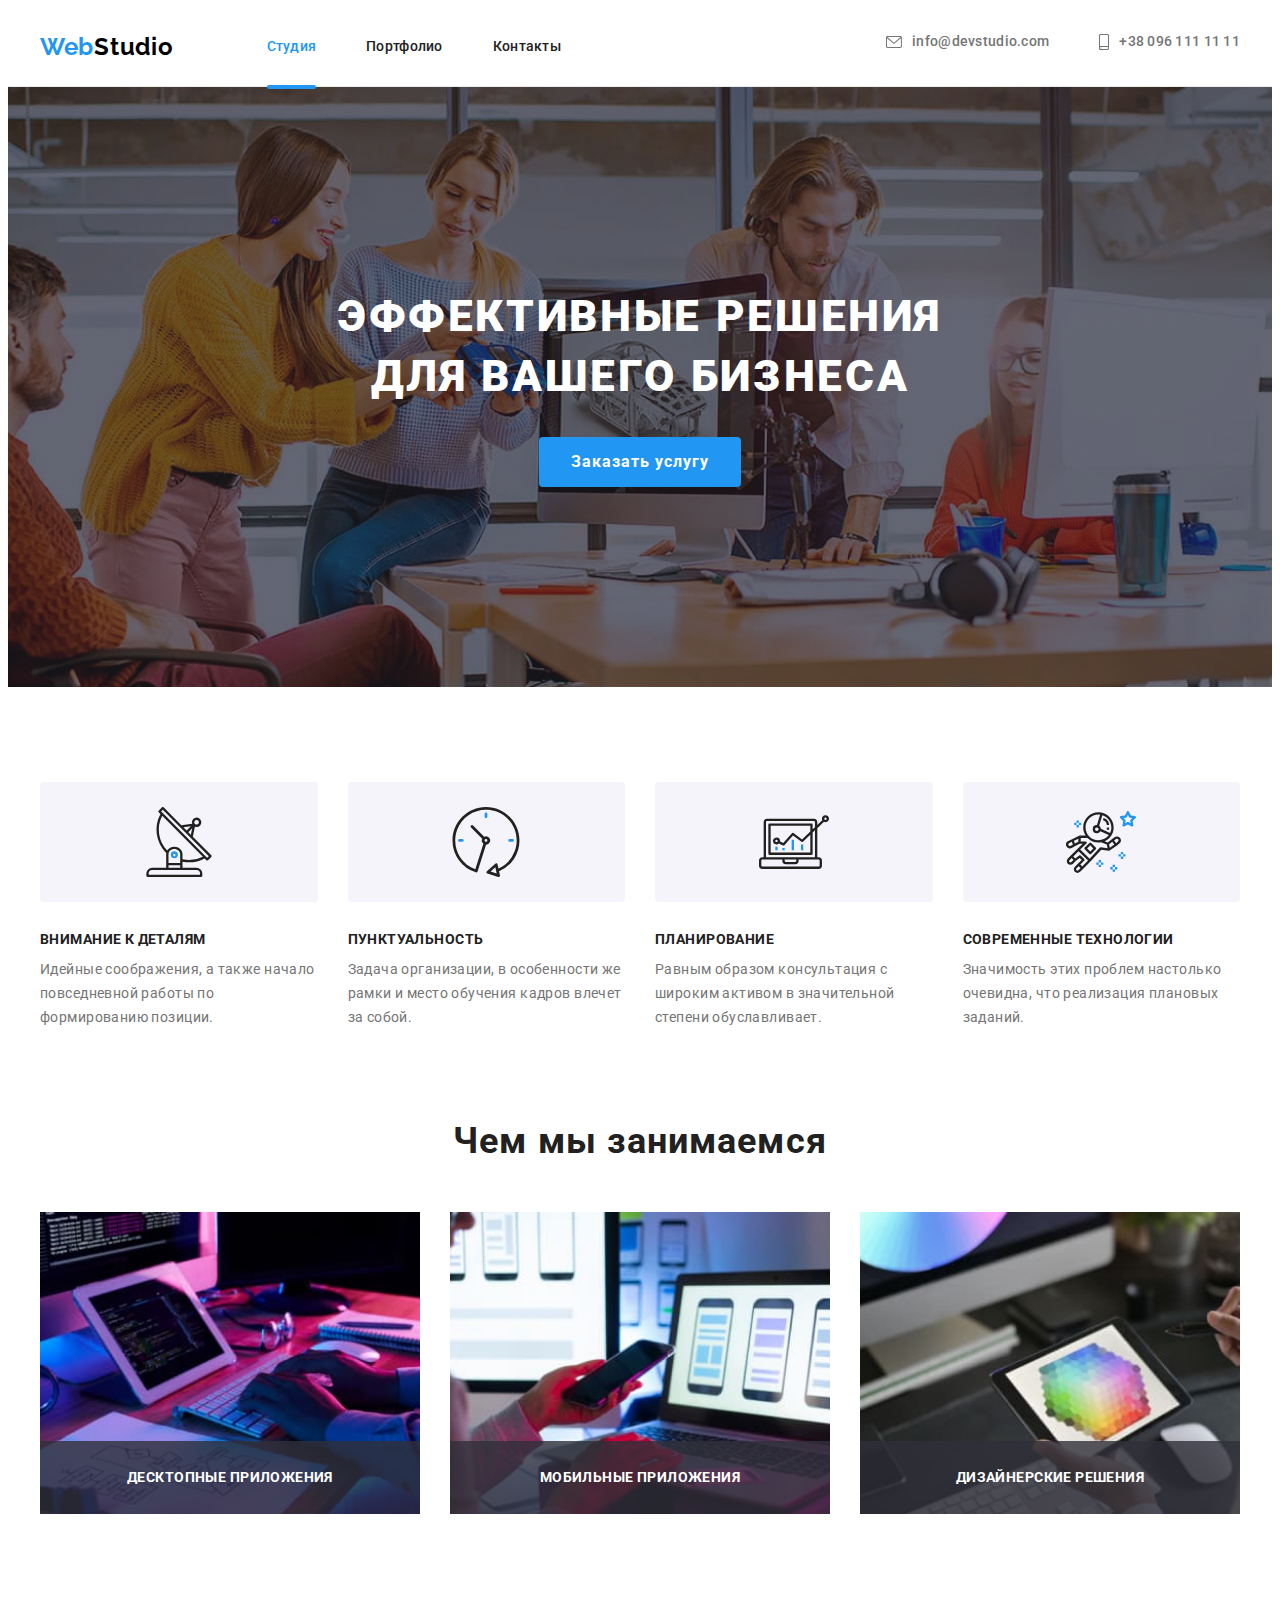
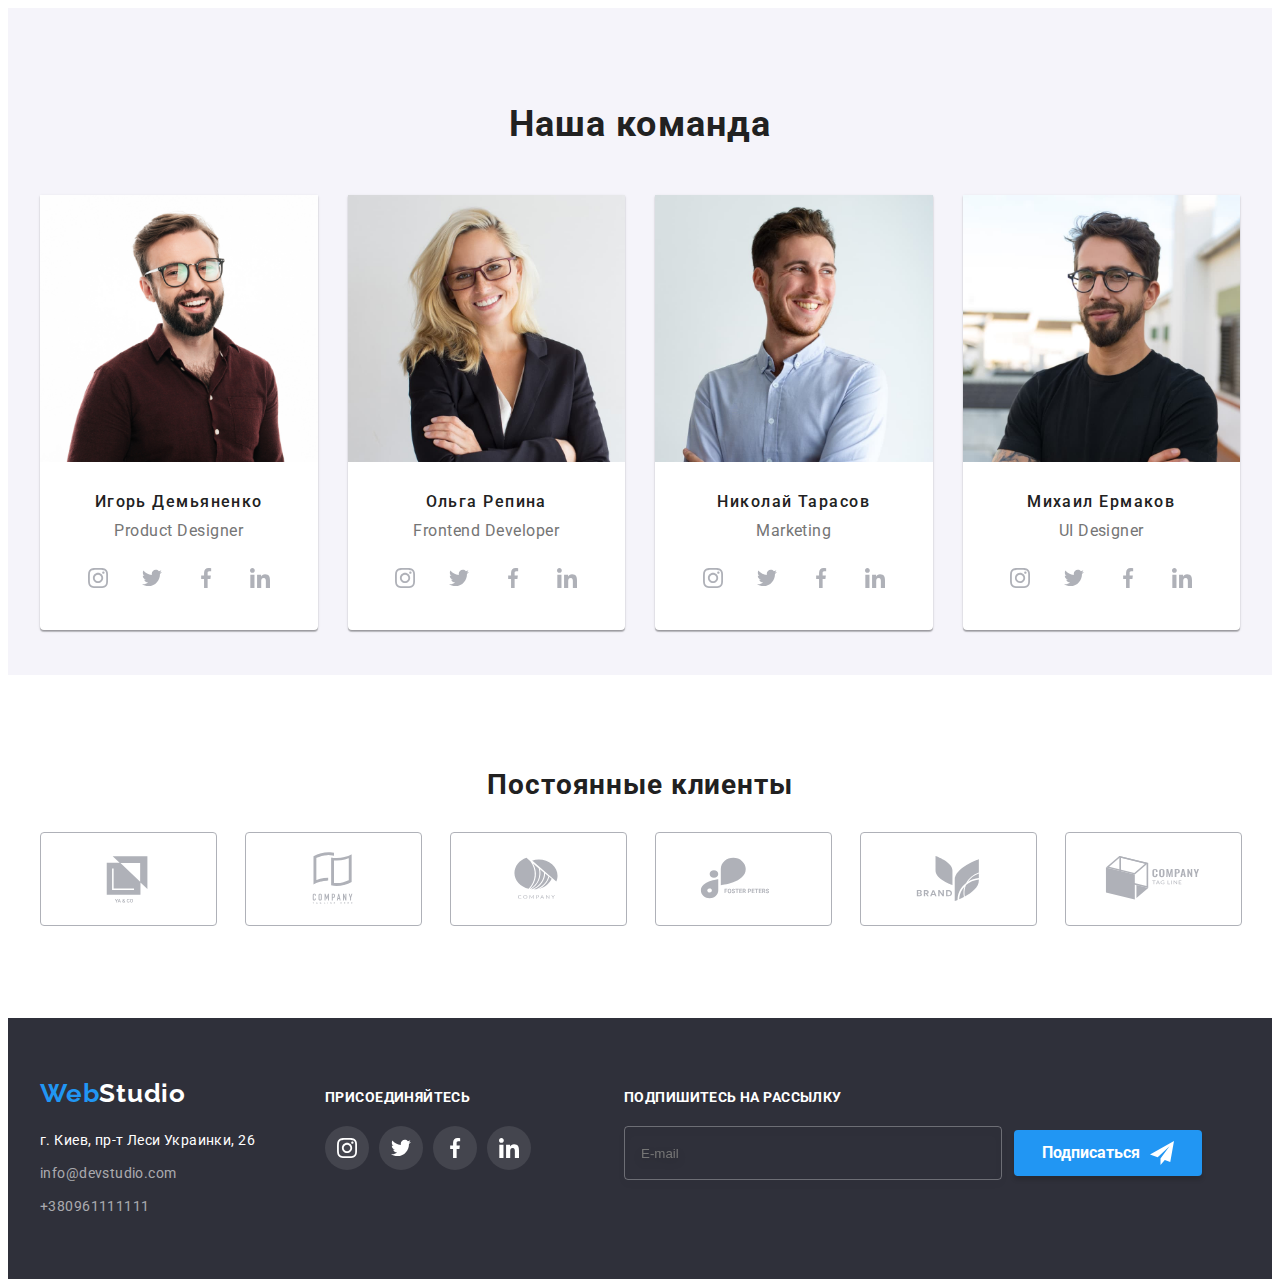
<file: index.html>
<!DOCTYPE html>
<html lang="ru">
  <head>
    <meta charset="UTF-8" />
    <meta http-equiv="X-UA-Compatible" content="IE=edge" />
    <meta name="viewport" content="width=device-width, initial-scale=1.0" />
    <link rel="preconnect" href="https://fonts.googleapis.com" />
    <link rel="preconnect" href="https://fonts.gstatic.com" crossorigin />
    <link
      href="https://fonts.googleapis.com/css2?family=Raleway:wght@700&family=Roboto:wght@400;500;700;900&display=swap"
      rel="stylesheet"
    />
    <title>WebStudio</title>
    <link
      rel="stylesheet"
      href="https://cdnjs.cloudflare.com/ajax/libs/modern-normalize/1.1.0/modern-normalize.min.css"
      integrity="sha512-wpPYUAdjBVSE4KJnH1VR1HeZfpl1ub8YT/NKx4PuQ5NmX2tKuGu6U/JRp5y+Y8XG2tV+wKQpNHVUX03MfMFn9Q=="
      crossorigin="anonymous"
      referrerpolicy="no-referrer"
    />
    <link rel="stylesheet" href="./css/main.min.css" />
  </head>
  <body>
    <!-- header -->
    <header class="header">
      <div class="container">
        <a class="header-logo header__header-logo link logo" href="/" lang="en"
          ><span class="header-logo__color">Web</span>Studio</a
        >
        <nav class="nav">
          <ul class="nav__list list">
            <li class="nav__item">
              <a href="" class="nav__link current link">Студия</a>
            </li>
            <li class="nav__item">
              <a href="./portfolio.html" class="nav__link link">Портфолио</a>
            </li>
            <li class="nav__item">
              <a href="" class="nav__link link">Контакты</a>
            </li>
          </ul>
        </nav>

        <ul class="connect list">
          <li class="connect__item">
            <a
              href="mailto:info@devstudio"
              class="connect__link nav__link link"
            >
              <svg
                class="connect__icon connect__margin-icon connect__icon-tel"
                width="14"
                height="12"
              >
                <use href="./images/icons.svg#icon-tel"></use>
              </svg>
              info@devstudio.com</a
            >
          </li>
          <li class="connect__item">
            <a href="tel:+380961111111" class="connect__link nav__link link">
              <svg
                class="connect__icon connect__margin-icon connect__icon-smartphone"
                width="10"
                height="14"
              >
                <use href="./images/icons.svg#icon-smartphone"></use>
              </svg>
              +38 096 111 11 11</a
            >
          </li>
        </ul>
        <!-- mobile menu btn-->
        <button type="button" class="menu-open-btn">
          <svg class="mobile-menu-icon" width="40" height="40">
            <use href="./images/icons.svg#icon-menu_40px"></use>
          </svg>
        </button>
        <!-- mobile menu -->
      </div>

      <div class="mobile-menu is-hidden">
        <div class="container">
          <div class="mobile-menu-top">
            <button type="button" class="menu-close-btn">
              <svg class="mobile-menu-icon" width="40" height="40">
                <use href="./images/icons.svg#icon-close_40px"></use>
              </svg>
            </button>
            <ul class="mobile-menu__list list">
              <li class="mobile-menu__item">
                <a href="" class="mobile-menu__link current link">Студия</a>
              </li>
              <li class="mobile-menu__item">
                <a href="./portfolio.html" class="mobile-menu__link link"
                  >Портфолио</a
                >
              </li>
              <li class="mobile-menu__item">
                <a href="" class="mobile-menu__link link">Контакты</a>
              </li>
            </ul>
          </div>

          <div class="mobile-menu-bottom">
            <ul class="mobile-connect list">
              <li class="mobile-connect__item">
                <a
                  href="tel:+380961111111"
                  class="mobile-connect__tel nav__link link"
                  >+38 096 111 11 11</a
                >
              </li>
              <li class="mobile-connect__item">
                <a
                  href="mailto:info@devstudio"
                  class="mobile-connect__link nav__link link"
                  >info@devstudio.com</a
                >
              </li>
            </ul>
            <ul class="mobile-socials list">
              <li class="mobile-socials__item">
                <a href="" class="mobile-socials__link link">Instargam</a>
              </li>
              <li class="mobile-socials__item">
                <a href="" class="mobile-socials__link link">Twitter</a>
              </li>
              <li class="mobile-socials__item">
                <a href="" class="mobile-socials__link link">Facebook</a>
              </li>
              <li class="mobile-socials__item">
                <a href="" class="mobile-socials__link link">LinedIn</a>
              </li>
            </ul>
          </div>
        </div>
      </div>
    </header>

    <!-- main -->
    <main>
      <!-- hero -->
      <section class="hero">
        <div class="container">
          <h1 class="hero__title">Эффективные решения для вашего бизнеса</h1>
          <button
            type="button"
            onclick=""
            class="hero__btn hero-btn-text"
            data-modal-open
          >
            Заказать услугу
          </button>
        </div>
      </section>

      <!-- properties -->
      <section class="properties">
        <div class="container">
          <h2 class="visually-hidden">Особенности</h2>
          <ul class="properties__list list">
            <li class="properties__item">
              <h3 class="properties__title">Внимание к деталям</h3>
              <p class="properties__text text">
                Идейные соображения, а также начало повседневной работы по
                формированию позиции.
              </p>
            </li>
            <li class="properties__item">
              <h3 class="properties__title">Пунктуальность</h3>
              <p class="properties__text text">
                Задача организации, в особенности же рамки и место обучения
                кадров влечет за собой.
              </p>
            </li>
            <li class="properties__item">
              <h3 class="properties__title">Планирование</h3>
              <p class="properties__text text">
                Равным образом консультация с широким активом в значительной
                степени обуславливает.
              </p>
            </li>
            <li class="properties__item">
              <h3 class="properties__title">Современные технологии</h3>
              <p class="properties__text text">
                Значимость этих проблем настолько очевидна, что реализация
                плановых заданий.
              </p>
            </li>
          </ul>
        </div>
      </section>

      <!-- work -->
      <section class="work">
        <div class="container">
          <h2 class="work__title title">Чем мы занимаемся</h2>
          <ul class="work__list list">
            <li class="work__item">
              <div class="work__pic">
                <img
                  srcset="./images/box1.jpg 1x, ./images/work1@2x-min.jpg 2x"
                  src="./images/box1.jpg"
                  width="370"
                  alt="руки печатают на клавиатуре"
                />
                <p class="work__text">Десктопные приложения</p>
              </div>
            </li>
            <li class="work__item">
              <div class="work__pic">
                <img
                  srcset="./images/box2.jpg 1x, ./images/work2@2x-min.jpg 2x"
                  src="./images/box2.jpg"
                  width="370"
                  alt="руки, ноутбук, в одной руке телефон"
                />
                <p class="work__text">Мобильные приложения</p>
              </div>
            </li>
            <li class="work__item">
              <div class="work__pic">
                <img
                  srcset="./images/box3.jpg 1x, ./images/work3@2x-min.jpg 2x"
                  src="./images/box3.jpg"
                  width="370"
                  alt="в руках девушки планшет, на планшете отображается цветовая схема"
                />
                <p class="work__text">Дизайнерские решения</p>
              </div>
            </li>
          </ul>
        </div>
      </section>

      <!-- our team -->
      <section class="team">
        <div class="container">
          <h2 class="team__title title">Наша команда</h2>
          <ul class="card-list list">
            <li class="card-list__item">
              <picture>
                <source
                  srcset="./images/img-3.jpg 1x, ./images/img-3@2x.jpg 2x"
                  media="(min-width: 1200px)"
                />
                <source
                  srcset="
                    ./images/team1-tab@1x.jpg 1x,
                    ./images/team1-tab@2x.jpg 2x
                  "
                  media="(min-width: 768px)"
                />
                <source
                  srcset="
                    ./images/team1-mob@1x.jpg 1x,
                    ./images/team1-mob@2x.jpg 2x
                  "
                  media="(min-width: 480px)"
                />
                <img
                  src="./images/img-3.jpg"
                  width="270"
                  alt="фото Игорь Демьяненко"
                />
              </picture>

              <div class="card-list__title-text">
                <h3 class="card-list__title">Игорь Демьяненко</h3>
                <p lang="en" class="card-list__text">Product Designer</p>
                <ul class="socials list">
                  <li class="socials__item">
                    <a href="" class="socials__link link">
                      <svg class="socials__icon" width="20" height="20">
                        <use href="./images/icons.svg#icon-instagram"></use>
                      </svg>
                    </a>
                  </li>
                  <li class="socials__item">
                    <a href="" class="socials__link link">
                      <svg class="socials__icon" width="20" height="20">
                        <use href="./images/icons.svg#icon-twitter"></use>
                      </svg>
                    </a>
                  </li>
                  <li class="socials__item">
                    <a href="" class="socials__link link">
                      <svg class="socials__icon" width="20" height="20">
                        <use href="./images/icons.svg#icon-facebook"></use>
                      </svg>
                    </a>
                  </li>
                  <li class="socials__item">
                    <a href="" class="socials__link link">
                      <svg class="socials__icon" width="20" height="20">
                        <use href="./images/icons.svg#icon-linkedin"></use>
                      </svg>
                    </a>
                  </li>
                </ul>
              </div>
            </li>

            <li class="card-list__item">
              <picture>
                <source
                  srcset="./images/team2@1x.jpg 1x, ./images/team2@2x.jpg 2x"
                  media="(min-width: 1200px)"
                />
                <source
                  srcset="
                    ./images/team2-tab@1x.jpg 1x,
                    ./images/team2-tab@2x.jpg 2x
                  "
                  media="(min-width: 768px)"
                />
                <source
                  srcset="
                    ./images/team2-mob@1x.jpg 1x,
                    ./images/team2-mob@2x.jpg 2x
                  "
                  media="(min-width: 480px)"
                />
                <img
                  src="./images/team2@1x.jpg"
                  width="270"
                  alt="фото Ольга Репина"
                />
              </picture>

              <div class="card-list__title-text">
                <h3 class="card-list__title">Ольга Репина</h3>
                <p lang="en" class="card-list__text">Frontend Developer</p>
                <ul class="socials list">
                  <li class="socials__item">
                    <a href="" class="socials__link link">
                      <svg class="socials__icon" width="20" height="20">
                        <use href="./images/icons.svg#icon-instagram"></use>
                      </svg>
                    </a>
                  </li>
                  <li class="socials__item">
                    <a href="" class="socials__link link">
                      <svg class="socials__icon" width="20" height="20">
                        <use href="./images/icons.svg#icon-twitter"></use>
                      </svg>
                    </a>
                  </li>
                  <li class="socials__item">
                    <a href="" class="socials__link link">
                      <svg class="socials__icon" width="20" height="20">
                        <use href="./images/icons.svg#icon-facebook"></use>
                      </svg>
                    </a>
                  </li>
                  <li class="socials__item">
                    <a href="" class="socials__link link">
                      <svg class="socials__icon" width="20" height="20">
                        <use href="./images/icons.svg#icon-linkedin"></use>
                      </svg>
                    </a>
                  </li>
                </ul>
              </div>
            </li>

            <li class="card-list__item">
              <picture>
                <source
                  srcset="./images/team3@1x.jpg 1x, ./images/team3@2x.jpg 2x"
                  media="(min-width: 1200px)"
                />
                <source
                  srcset="
                    ./images/team3-tab@1x.jpg 1x,
                    ./images/team3-tab@2x.jpg 2x
                  "
                  media="(min-width: 768px)"
                />
                <source
                  srcset="
                    ./images/team3-mob@1x.jpg 1x,
                    ./images/team3-mob@2x.jpg 2x
                  "
                  media="(min-width: 480px)"
                />
                <img
                  src="./images/team3@1x.jpg"
                  width="270"
                  alt="фото Николай Тарасов"
                />
              </picture>

              <div class="card-list__title-text">
                <h3 class="card-list__title">Николай Тарасов</h3>
                <p lang="en" class="card-list__text">Marketing</p>
                <ul class="socials list">
                  <li class="socials__item">
                    <a href="" class="socials__link link">
                      <svg class="socials__icon" width="20" height="20">
                        <use href="./images/icons.svg#icon-instagram"></use>
                      </svg>
                    </a>
                  </li>
                  <li class="socials__item">
                    <a href="" class="socials__link link">
                      <svg class="socials__icon" width="20" height="20">
                        <use href="./images/icons.svg#icon-twitter"></use>
                      </svg>
                    </a>
                  </li>
                  <li class="socials__item">
                    <a href="" class="socials__link link">
                      <svg class="socials__icon" width="20" height="20">
                        <use href="./images/icons.svg#icon-facebook"></use>
                      </svg>
                    </a>
                  </li>
                  <li class="socials__item">
                    <a href="" class="socials__link link">
                      <svg class="socials__icon" width="20" height="20">
                        <use href="./images/icons.svg#icon-linkedin"></use>
                      </svg>
                    </a>
                  </li>
                </ul>
              </div>
            </li>

            <li class="card-list__item">
              <picture>
                <source
                  srcset="./images/team4@1x.jpg 1x, ./images/team4@2x.jpg 2x"
                  media="(min-width: 1200px)"
                />
                <source
                  srcset="
                    ./images/team4-tab@1x.jpg 1x,
                    ./images/team4-tab@2x.jpg 2x
                  "
                  media="(min-width: 768px)"
                />
                <source
                  srcset="
                    ./images/team4-mob@1x.jpg 1x,
                    ./images/team4-mob@2x.jpg 2x
                  "
                  media="(min-width: 480px)"
                />
                <img
                  src="./images/team4@1x.jpg"
                  width="270"
                  alt="фото Михаил Ермаков"
                />
              </picture>

              <div class="card-list__title-text">
                <h3 class="card-list__title">Михаил Ермаков</h3>
                <p lang="en" class="card-list__text">UI Designer</p>
                <ul class="socials list">
                  <li class="socials__item">
                    <a href="" class="socials__link link">
                      <svg class="socials__icon" width="20" height="20">
                        <use href="./images/icons.svg#icon-instagram"></use>
                      </svg>
                    </a>
                  </li>
                  <li class="socials__item">
                    <a href="" class="socials__link link">
                      <svg class="socials__icon" width="20" height="20">
                        <use href="./images/icons.svg#icon-twitter"></use>
                      </svg>
                    </a>
                  </li>
                  <li class="socials__item">
                    <a href="" class="socials__link link">
                      <svg class="socials__icon" width="20" height="20">
                        <use href="./images/icons.svg#icon-facebook"></use>
                      </svg>
                    </a>
                  </li>
                  <li class="socials__item">
                    <a href="" class="socials__link link">
                      <svg class="socials__icon" width="20" height="20">
                        <use href="./images/icons.svg#icon-linkedin"></use>
                      </svg>
                    </a>
                  </li>
                </ul>
              </div>
            </li>
          </ul>
        </div>
      </section>

      <!-- clients -->
      <section class="clients">
        <div class="container">
          <h2 class="clients__title">Постоянные клиенты</h2>
          <ul class="clients__list list">
            <li class="clients__item">
              <a href="" class="clients__link link"
                ><svg class="clients__icon" width="106" height="60">
                  <use href="./images/icons.svg#icon-Logo1"></use>
                </svg>
              </a>
            </li>
            <li class="clients__item">
              <a href="" class="clients__link link"
                ><svg class="clients__icon" width="106" height="60">
                  <use href="./images/icons.svg#icon-Logo2"></use>
                </svg>
              </a>
            </li>
            <li class="clients__item">
              <a href="" class="clients__link link"
                ><svg class="clients__icon" width="106" height="60">
                  <use href="./images/icons.svg#icon-Logo3"></use>
                </svg>
              </a>
            </li>
            <li class="clients__item">
              <a href="" class="clients__link link"
                ><svg class="clients__icon" width="106" height="60">
                  <use href="./images/icons.svg#icon-Logo4"></use>
                </svg>
              </a>
            </li>
            <li class="clients__item">
              <a href="" class="clients__link link"
                ><svg class="clients__icon" width="106" height="60">
                  <use href="./images/icons.svg#icon-Logo5"></use>
                </svg>
              </a>
            </li>
            <li class="clients__item">
              <a href="" class="clients__link link"
                ><svg class="clients__icon" width="106" height="60">
                  <use href="./images/icons.svg#icon-Logo6"></use>
                </svg>
              </a>
            </li>
          </ul>
        </div>
      </section>
    </main>

    <!-- footer -->
    <footer class="footer">
      <div class="container">
        <div class="footer-container">
          <div class="footer-contacts">
            <a
              class="footer-logo header__header-logo link logo"
              href="/"
              lang="en"
              ><span class="header-logo__color">Web</span>Studio</a
            >
            <address class="footer-address text">
              <p class="footer-address-text">г. Киев, пр-т Леси Украинки, 26</p>
              <ul class="footer-address-list list">
                <li class="footer-address-item">
                  <a
                    href="mailto:info@devstudio"
                    class="footer-address-email link"
                    >info@devstudio.com</a
                  >
                </li>
                <li class="footer-address-item">
                  <a href="tel:+380961111111" class="footer-address-tel link"
                    >+380961111111</a
                  >
                </li>
              </ul>
            </address>
          </div>
          <div class="footer-icons">
            <h2 class="footer-text">Присоединяйтесь</h2>
            <ul class="footer-social-list list">
              <li class="footer-social-item">
                <a href="" class="footer-social-link link">
                  <svg class="footer-social-icon" width="20" height="20">
                    <use href="./images/icons.svg#icon-instagram"></use>
                  </svg>
                </a>
              </li>
              <li class="footer-social-item">
                <a href="" class="footer-social-link link">
                  <svg class="footer-social-icon" width="20" height="20">
                    <use href="./images/icons.svg#icon-twitter"></use>
                  </svg>
                </a>
              </li>
              <li class="footer-social-item">
                <a href="" class="footer-social-link link">
                  <svg class="footer-social-icon" width="20" height="20">
                    <use href="./images/icons.svg#icon-facebook"></use>
                  </svg>
                </a>
              </li>
              <li class="footer-social-item">
                <a href="" class="footer-social-link link">
                  <svg class="footer-social-icon" width="20" height="20">
                    <use href="./images/icons.svg#icon-linkedin"></use>
                  </svg>
                </a>
              </li>
            </ul>
          </div>
        </div>

        <div class="footer-form">
          <p class="footer-form-text">Подпишитесь на рассылку</p>
          <form name="footer-form-sub" class="footer-form-sub">
            <label for="footer-form-email"></label>
            <input
              class="footer-form-email"
              name="footer-form-email"
              type="email"
              placeholder="E-mail"
              autocomplete="on"
              id="footer-form-email"
            />
            <button type="submit" class="footer-btn-sub btn">
              Подписаться
              <svg class="footer-form-icon" width="24" height="24">
                <use href="./images/icons.svg#icon-telegram"></use>
              </svg>
            </button>
          </form>
        </div>
      </div>
    </footer>
    <!-- modal window -->
    <div class="backdrop is-hidden" data-modal>
      <div class="modal">
        <button type="button" class="modal-close-btn" data-modal-close>
          <svg width="18" height="18" class="modal-close-x">
            <use href="./images/icons.svg#icon-close"></use>
          </svg>
        </button>
        <!-- modal form -->
        <p class="modal-title">Оставьте свои данные, мы вам перезвоним</p>
        <form>
          <div class="modal-field">
            <label for="user-name" class="modal-label"
              ><span class="modal-label-text">Имя</span></label
            >
            <div class="input-wrap">
              <input
                type="text"
                name="user-name"
                class="modal-input"
                required
                autofocus
                minlength="2"
                id="user-name"
              />
              <svg class="modal-icon" width="18" height="18">
                <use href="./images/icons.svg#icon-person-black"></use>
              </svg>
            </div>
          </div>

          <div class="modal-field">
            <label for="user-tel" class="modal-label"
              ><span class="modal-label-text">Телефон</span></label
            >
            <div class="input-wrap">
              <input
                type="tel"
                name="user-tel"
                class="modal-input"
                required
                id="user-tel"
              />
              <svg class="modal-icon" width="18" height="18">
                <use href="./images/icons.svg#icon-phone-black"></use>
              </svg>
            </div>
          </div>

          <div class="modal-field">
            <label for="user-email" class="modal-label"
              ><span class="modal-label-text">Почта</span></label
            >
            <div class="input-wrap">
              <input
                type="email"
                name="user-email"
                class="modal-input"
                required
                id="user-email"
              />
              <svg class="modal-icon" width="18" height="18">
                <use href="./images/icons.svg#icon-email-black"></use>
              </svg>
            </div>
          </div>

          <div class="modal-field">
            <label for="user-text" class="modal-label"
              ><span class="modal-label-text">Комментарий</span></label
            >
            <textarea
              name="user-text"
              id="user-text"
              class="modal-text"
              placeholder="Введите текст"
            ></textarea>
          </div>

          <div class="modal-field">
            <input
              type="checkbox"
              name="policy"
              value="true"
              class="modal-policy visually-hidden"
              id="policy"
            />
            <label for="policy" class="policy-text"
              >Соглашаюсь с рассылкой и принимаю<a href="" class="policy-link"
                >Условия договора</a
              ></label
            >
          </div>

          <button type="submit" class="modal-btn">
            <span class="modal-btn-text">Отправить</span>
          </button>
        </form>
      </div>
    </div>

    <!-- scripts -->
    <script src="./js/modal.js"></script>
    <script src="./js/menu.js"></script>
  </body>
</html>
</file>
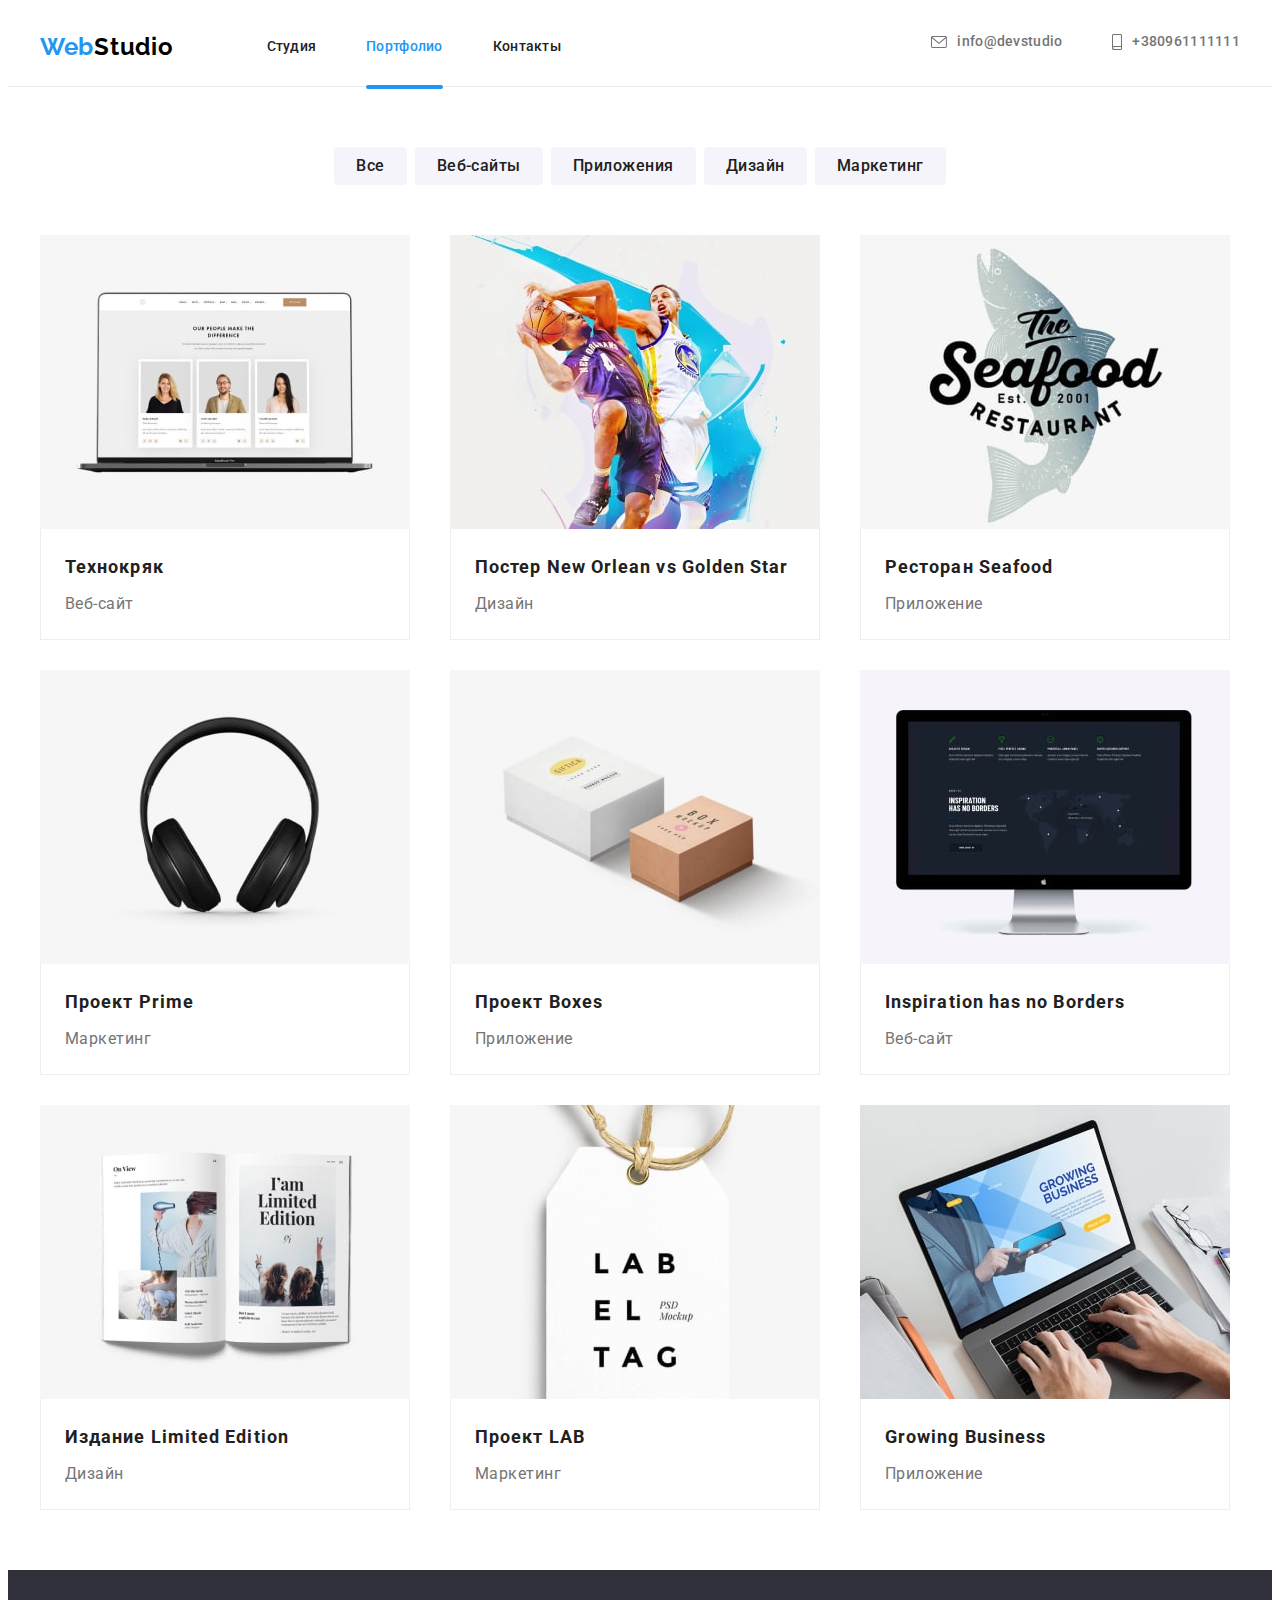
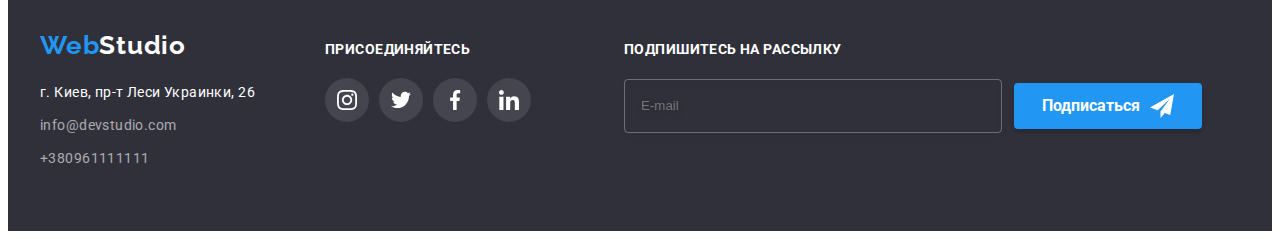
<file: portfolio.html>
<!DOCTYPE html>
<html lang="ru">
  <head>
    <meta charset="UTF-8" />
    <meta http-equiv="X-UA-Compatible" content="IE=edge" />
    <meta name="viewport" content="width=device-width, initial-scale=1.0" />
    <link rel="preconnect" href="https://fonts.googleapis.com" />
    <link rel="preconnect" href="https://fonts.gstatic.com" crossorigin />
    <link
      href="https://fonts.googleapis.com/css2?family=Raleway:wght@700&family=Roboto:wght@400;500;700;900&display=swap"
      rel="stylesheet"
    />
    <title>WebStudio</title>
    <link
      rel="stylesheet"
      href="https://cdnjs.cloudflare.com/ajax/libs/modern-normalize/1.1.0/modern-normalize.min.css"
      integrity="sha512-wpPYUAdjBVSE4KJnH1VR1HeZfpl1ub8YT/NKx4PuQ5NmX2tKuGu6U/JRp5y+Y8XG2tV+wKQpNHVUX03MfMFn9Q=="
      crossorigin="anonymous"
      referrerpolicy="no-referrer"
    />
    <link rel="stylesheet" href="./css/main.min.css" />
  </head>
  <body>
    <!--header-->
    <header class="header">
      <div class="container">
        <a class="header-logo header__header-logo link logo" href="/" lang="en"
          ><span class="header-logo__color">Web</span>Studio</a
        >
        <nav class="nav">
          <ul class="nav__list list">
            <li class="nav__item">
              <a href="./" class="nav__link link">Студия</a>
            </li>
            <li class="nav__item">
              <a href="./portfolio.html" class="nav__link link current"
                >Портфолио</a
              >
            </li>
            <li class="nav__item">
              <a href="" class="nav__link link">Контакты</a>
            </li>
          </ul>
        </nav>

        <ul class="connect list">
          <li class="connect__item">
            <a
              href="mailto:info@devstudio"
              class="connect__link nav__link link"
            >
              <svg
                class="connect__icon connect__margin-icon"
                width="16"
                height="12"
              >
                <use href="./images/icons.svg#icon-tel"></use>
              </svg>
              info@devstudio</a
            >
          </li>
          <li class="connect__item">
            <a href="tel:+380961111111" class="connect__link nav__link link">
              <svg
                class="connect__icon connect__margin-icon"
                width="10"
                height="16"
              >
                <use href="./images/icons.svg#icon-smartphone"></use>
              </svg>
              +380961111111</a
            >
          </li>
        </ul>
        <!-- mobile menu btn-->
        <button type="button" class="menu-open-btn">
          <svg class="mobile-menu-icon" width="40" height="40">
            <use href="./images/icons.svg#icon-menu_40px"></use>
          </svg>
        </button>
        <!-- mobile menu -->
      </div>
      <div class="mobile-menu is-hidden">
        <div class="container">
          <div class="mobile-menu-top">
            <button type="button" class="menu-close-btn">
              <svg class="mobile-menu-icon" width="40" height="40">
                <use href="./images/icons.svg#icon-close_40px"></use>
              </svg>
            </button>
            <ul class="mobile-menu__list list">
              <li class="mobile-menu__item">
                <a href="./index.html" class="mobile-menu__link link">Студия</a>
              </li>
              <li class="mobile-menu__item">
                <a
                  href="./portfolio.html"
                  class="mobile-menu__link link current"
                  >Портфолио</a
                >
              </li>
              <li class="mobile-menu__item">
                <a href="" class="mobile-menu__link link">Контакты</a>
              </li>
            </ul>
          </div>

          <div class="mobile-menu-bottom">
            <ul class="mobile-connect list">
              <li class="mobile-connect__item">
                <a
                  href="tel:+380961111111"
                  class="mobile-connect__tel nav__link link"
                  >+38 096 111 11 11</a
                >
              </li>
              <li class="mobile-connect__item">
                <a
                  href="mailto:info@devstudio"
                  class="mobile-connect__link nav__link link"
                  >info@devstudio.com</a
                >
              </li>
            </ul>
            <ul class="mobile-socials list">
              <li class="mobile-socials__item">
                <a href="" class="mobile-socials__link link">Instargam</a>
              </li>
              <li class="mobile-socials__item">
                <a href="" class="mobile-socials__link link">Twitter</a>
              </li>
              <li class="mobile-socials__item">
                <a href="" class="mobile-socials__link link">Facebook</a>
              </li>
              <li class="mobile-socials__item">
                <a href="" class="mobile-socials__link link">LinedIn</a>
              </li>
            </ul>
          </div>
        </div>
      </div>
    </header>
    <main>
      <!-- Portfolio -->
      <section class="portfolio">
        <h1 class="visually-hidden">Портфолио</h1>
        <!-- filter -->

        <div class="container">
          <h2 class="visually-hidden">Фильтры</h2>
          <ul class="filter-list list">
            <li class="filter-item">
              <button type="button" class="filter-btn">Все</button>
            </li>
            <li class="filter-item">
              <button type="button" class="filter-btn">Веб-сайты</button>
            </li>
            <li class="filter-item">
              <button type="button" class="filter-btn">Приложения</button>
            </li>
            <li class="filter-item">
              <button type="button" class="filter-btn">Дизайн</button>
            </li>
            <li class="filter-item">
              <button type="button" class="filter-btn">Маркетинг</button>
            </li>
          </ul>

          <!-- projects -->

          <h2 class="visually-hidden">Наши проекты</h2>
          <ul class="projects-list list">
            <li class="projects-item">
              <a class="projects-link link" href="">
                <div class="projects-image">
                  <picture>
                    <source
                      srcset="
                        ./images/img-min.jpg         1x,
                        ./images/project1@2x-min.jpg 2x
                      "
                      media="(min-width: 1200px)"
                    />
                    <source
                      srcset="
                        ./images/project1-mob@1x-min.jpg 1x,
                        ./images/project1-mob@2x-min.jpg 2x
                      "
                      media="(min-width: 768px)"
                    />
                    <source
                      srcset="
                        ./images/project1-tab@1x-min.jpg 1x,
                        ./images/project1-tab@2x-min.jpg 2x
                      "
                      media="(min-width: 480px)"
                    />
                    <img
                      src="./images/img-min.jpg"
                      width="370"
                      alt="Ноутбук с сайтом технокряк на экране"
                    />
                  </picture>

                  <p class="projects-top-text">
                    Ресурс предлагает комплексные предложения с разным уровнем
                    функционала и сервисов. Все это позволит посетителю получить
                    исчерпывающие сведения о компании или частном лице.
                  </p>
                </div>
                <div class="projects-title-text">
                  <h3 class="projects-title">Технокряк</h3>
                  <p class="projects-text">Веб-сайт</p>
                </div></a
              >
            </li>
            <li class="projects-item">
              <a class="projects-link link" href="">
                <div class="projects-image">
                  <picture>
                    <source
                      srcset="
                        ./images/project2@1x-min.jpg 1x,
                        ./images/project2@2x-min.jpg 2x
                      "
                      media="(min-width: 1200px)"
                    />
                    <source
                      srcset="
                        ./images/project2-mob@1x-min.jpg 1x,
                        ./images/project2-mob@2x-min.jpg 2x
                      "
                      media="(min-width: 768px)"
                    />
                    <source
                      srcset="
                        ./images/project2-tab@1x-min.jpg 1x,
                        ./images/project2-tab@2x-min.jpg 2x
                      "
                      media="(min-width: 480px)"
                    />
                    <img
                      src="./images/project2@1x-min.jpg"
                      width="370"
                      alt="два парня играют в баскетбол"
                    />
                  </picture>

                  <p class="projects-top-text">
                    Ресурс предлагает комплексные предложения с разным уровнем
                    функционала и сервисов. Все это позволит посетителю получить
                    исчерпывающие сведения о компании или частном лице.
                  </p>
                </div>
                <div class="projects-title-text">
                  <h3 class="projects-title">
                    Постер <span lang="en"> New Orlean vs Golden Star</span>
                  </h3>
                  <p class="projects-text">Дизайн</p>
                </div>
              </a>
            </li>
            <li class="projects-item">
              <a class="projects-link link" href="">
                <div class="projects-image">
                  <picture>
                    <source
                      srcset="
                        ./images/project3@x-min.jpg  1x,
                        ./images/project3@2x-min.jpg 2x
                      "
                      media="(min-width: 1200px)"
                    />
                    <source
                      srcset="
                        ./images/project3-mob@1x-min.jpg 1x,
                        ./images/project3-mob@2x-min.jpg 2x
                      "
                      media="(min-width: 768px)"
                    />
                    <source
                      srcset="
                        ./images/project3-tab@1x-min.jpg 1x,
                        ./images/project3-tab@2x-min.jpg 2x
                      "
                      media="(min-width: 480px)"
                    />
                    <img
                      src="./images/project3@x-min.jpg"
                      width="370"
                      alt="логотип ресторана"
                    />
                  </picture>

                  <p class="projects-top-text">
                    Ресурс предлагает комплексные предложения с разным уровнем
                    функционала и сервисов. Все это позволит посетителю получить
                    исчерпывающие сведения о компании или частном лице.
                  </p>
                </div>
                <div class="projects-title-text">
                  <h3 class="projects-title">
                    Ресторан <span lang="en">Seafood</span>
                  </h3>
                  <p class="projects-text">Приложение</p>
                </div>
              </a>
            </li>
            <li class="projects-item">
              <a class="projects-link link" href="">
                <div class="projects-image">
                  <picture>
                    <source
                      srcset="
                        ./images/project4@1x-min.jpg 1x,
                        ./images/project4@2x-min.jpg 2x
                      "
                      media="(min-width: 1200px)"
                    />
                    <source
                      srcset="
                        ./images/project4-mob@1x-min.jpg 1x,
                        ./images/project4-mob@2x-min.jpg 2x
                      "
                      media="(min-width: 768px)"
                    />
                    <source
                      srcset="
                        ./images/project4-tab@1x-min.jpg 1x,
                        ./images/project4-tab@2x-min.jpg 2x
                      "
                      media="(min-width: 480px)"
                    />
                    <img
                      src="./images/project4@1x-min.jpg"
                      width="370"
                      alt="Наушники"
                    />
                  </picture>

                  <p class="projects-top-text">
                    Ресурс предлагает комплексные предложения с разным уровнем
                    функционала и сервисов. Все это позволит посетителю получить
                    исчерпывающие сведения о компании или частном лице.
                  </p>
                </div>
                <div class="projects-title-text">
                  <h3 class="projects-title">
                    Проект <span lang="en">Prime</span>
                  </h3>
                  <p class="projects-text">Маркетинг</p>
                </div>
              </a>
            </li>
            <li class="projects-item">
              <a class="projects-link link" href="">
                <div class="projects-image">
                  <picture>
                    <source
                      srcset="
                        ./images/project5@1x-min.jpg 1x,
                        ./images/project5@2x-min.jpg 2x
                      "
                      media="(min-width: 1200px)"
                    />
                    <source
                      srcset="
                        ./images/project5-mob@1x-min.jpg 1x,
                        ./images/project5-mob@2x-min.jpg 2x
                      "
                      media="(min-width: 768px)"
                    />
                    <source
                      srcset="
                        ./images/project5-tab@1x-min.jpg 1x,
                        ./images/project5-tab@2x-min.jpg 2x
                      "
                      media="(min-width: 480px)"
                    />
                    <img
                      src="./images/project5@1x-min.jpg"
                      width="370"
                      alt="две коробки. одна белая, другая деревянная"
                    />
                  </picture>

                  <p class="projects-top-text">
                    Ресурс предлагает комплексные предложения с разным уровнем
                    функционала и сервисов. Все это позволит посетителю получить
                    исчерпывающие сведения о компании или частном лице.
                  </p>
                </div>
                <div class="projects-title-text">
                  <h3 class="projects-title">
                    Проект <span lang="en">Boxes</span>
                  </h3>
                  <p class="projects-text">Приложение</p>
                </div>
              </a>
            </li>
            <li class="projects-item">
              <a class="projects-link link" href="">
                <div class="projects-image">
                  <picture>
                    <source
                      srcset="
                        ./images/project6@1x-min.jpg 1x,
                        ./images/project6@2x-min.jpg 2x
                      "
                      media="(min-width: 1200px)"
                    />
                    <source
                      srcset="
                        ./images/project6-mob@1x-min.jpg 1x,
                        ./images/project6-mob@2x-min.jpg 2x
                      "
                      media="(min-width: 768px)"
                    />
                    <source
                      srcset="
                        ./images/project6-tab@1x-min.jpg 1x,
                        ./images/project6-tab@2x-min.jpg 2x
                      "
                      media="(min-width: 480px)"
                    />
                    <img
                      src="./images/project6@1x-min.jpg"
                      width="370"
                      alt="Монитор с главной страницей веб-сайта"
                    />
                  </picture>

                  <p class="projects-top-text">
                    Ресурс предлагает комплексные предложения с разным уровнем
                    функционала и сервисов. Все это позволит посетителю получить
                    исчерпывающие сведения о компании или частном лице.
                  </p>
                </div>
                <div class="projects-title-text">
                  <h3 class="projects-title">
                    <span lang="en">Inspiration has no Borders</span>
                  </h3>
                  <p class="projects-text">Веб-сайт</p>
                </div>
              </a>
            </li>
            <li class="projects-item">
              <a class="projects-link link" href="">
                <div class="projects-image">
                  <picture>
                    <source
                      srcset="
                        ./images/project7@1x-min.jpg 1x,
                        ./images/project7@2x-min.jpg 2x
                      "
                      media="(min-width: 1200px)"
                    />
                    <source
                      srcset="
                        ./images/project7-mob@1x-min.jpg 1x,
                        ./images/project7-mob@2x-min.jpg 2x
                      "
                      media="(min-width: 768px)"
                    />
                    <source
                      srcset="
                        ./images/project7-tab@1x-min.jpg 1x,
                        ./images/project7-tab@2x-min.jpg 2x
                      "
                      media="(min-width: 480px)"
                    />
                    <img
                      src="./images/project7@1x-min.jpg"
                      width="370"
                      alt="Открытый журнал"
                    />
                  </picture>

                  <p class="projects-top-text">
                    Ресурс предлагает комплексные предложения с разным уровнем
                    функционала и сервисов. Все это позволит посетителю получить
                    исчерпывающие сведения о компании или частном лице.
                  </p>
                </div>
                <div class="projects-title-text">
                  <h3 class="projects-title">
                    Издание <span lang="en">Limited Edition</span>
                  </h3>
                  <p class="projects-text">Дизайн</p>
                </div>
              </a>
            </li>
            <li class="projects-item">
              <a class="projects-link link" href="">
                <div class="projects-image">
                  <picture>
                    <source
                      srcset="
                        ./images/project8@1x-min.jpg 1x,
                        ./images/project8@2x-min.jpg 2x
                      "
                      media="(min-width: 1200px)"
                    />
                    <source
                      srcset="
                        ./images/project8-mob@1x-min.jpg 1x,
                        ./images/project8-mob@2x-min.jpg 2x
                      "
                      media="(min-width: 768px)"
                    />
                    <source
                      srcset="
                        ./images/project8-tab@1x-min.jpg 1x,
                        ./images/project8-tab@2x-min.jpg 2x
                      "
                      media="(min-width: 480px)"
                    />
                    <img
                      src="./images/project8@1x-min.jpg"
                      width="370"
                      alt="Логотип на ярлыке"
                    />
                  </picture>

                  <p class="projects-top-text">
                    Ресурс предлагает комплексные предложения с разным уровнем
                    функционала и сервисов. Все это позволит посетителю получить
                    исчерпывающие сведения о компании или частном лице.
                  </p>
                </div>
                <div class="projects-title-text">
                  <h3 class="projects-title">
                    Проект <span lang="en">LAB</span>
                  </h3>
                  <p class="projects-text">Маркетинг</p>
                </div>
              </a>
            </li>
            <li class="projects-item">
              <a class="projects-link link" href="">
                <div class="projects-image">
                  <picture>
                    <source
                      srcset="
                        ./images/project9@1x-min.jpg 1x,
                        ./images/project9@2x-min.jpg 2x
                      "
                      media="(min-width: 1200px)"
                    />
                    <source
                      srcset="
                        ./images/project9-mob@1x-min.jpg 1x,
                        ./images/project9-mob@2x-min.jpg 2x
                      "
                      media="(min-width: 768px)"
                    />
                    <source
                      srcset="
                        ./images/project9-tab@1x-min.jpg 1x,
                        ./images/project9-tab@2x-min.jpg 2x
                      "
                      media="(min-width: 480px)"
                    />
                    <img
                      src="./images/project9@1x-min.jpg"
                      width="370"
                      alt="две руки на клавиатуре ноутбука"
                    />
                  </picture>

                  <p class="projects-top-text">
                    Ресурс предлагает комплексные предложения с разным уровнем
                    функционала и сервисов. Все это позволит посетителю получить
                    исчерпывающие сведения о компании или частном лице.
                  </p>
                </div>
                <div class="projects-title-text">
                  <h3 class="projects-title">
                    <span lang="en">Growing Business</span>
                  </h3>
                  <p class="projects-text">Приложение</p>
                </div>
              </a>
            </li>
          </ul>
        </div>
      </section>
    </main>

    <!-- footer -->
    <footer class="footer">
      <div class="container">
        <div class="footer-container">
          <div class="footer-contacts">
            <a
              class="footer-logo header__header-logo link logo"
              href="/"
              lang="en"
              ><span class="header-logo__color">Web</span>Studio</a
            >
            <address class="footer-address text">
              <p class="footer-address-text">г. Киев, пр-т Леси Украинки, 26</p>
              <ul class="footer-address-list list">
                <li class="footer-address-item">
                  <a
                    href="mailto:info@devstudio"
                    class="footer-address-email link"
                    >info@devstudio.com</a
                  >
                </li>
                <li class="footer-address-item">
                  <a href="tel:+380961111111" class="footer-address-tel link"
                    >+380961111111</a
                  >
                </li>
              </ul>
            </address>
          </div>
          <div class="footer-icons">
            <h2 class="footer-text">Присоединяйтесь</h2>
            <ul class="footer-social-list list">
              <li class="footer-social-item">
                <a href="" class="footer-social-link link">
                  <svg class="footer-social-icon" width="20" height="20">
                    <use href="./images/icons.svg#icon-instagram"></use>
                  </svg>
                </a>
              </li>
              <li class="footer-social-item">
                <a href="" class="footer-social-link link">
                  <svg class="footer-social-icon" width="20" height="20">
                    <use href="./images/icons.svg#icon-twitter"></use>
                  </svg>
                </a>
              </li>
              <li class="footer-social-item">
                <a href="" class="footer-social-link link">
                  <svg class="footer-social-icon" width="20" height="20">
                    <use href="./images/icons.svg#icon-facebook"></use>
                  </svg>
                </a>
              </li>
              <li class="footer-social-item">
                <a href="" class="footer-social-link link">
                  <svg class="footer-social-icon" width="20" height="20">
                    <use href="./images/icons.svg#icon-linkedin"></use>
                  </svg>
                </a>
              </li>
            </ul>
          </div>
        </div>

        <div class="footer-form">
          <p class="footer-form-text">Подпишитесь на рассылку</p>
          <form name="footer-form-sub" class="footer-form-sub">
            <label for="footer-form-email"></label>
            <input
              class="footer-form-email"
              name="footer-form-email"
              type="email"
              placeholder="E-mail"
              autocomplete="on"
              id="footer-form-email"
            />
            <button type="submit" class="footer-btn-sub btn">
              Подписаться
              <svg class="footer-form-icon" width="24" height="24">
                <use href="./images/icons.svg#icon-telegram"></use>
              </svg>
            </button>
          </form>
        </div>
      </div>
    </footer>
    <!-- scripts -->
    <script src="./js/modal.js"></script>
    <script src="./js/menu.js"></script>
  </body>
</html>
</file>
<file: css/main.min.css>
:root{--main-text-color: #212121;--second-text-color: #757575;--third-text-color: #ffffff;--accent-text-color: #2196f3;--main-background-color: #ffffff}.visually-hidden{position:absolute;white-space:nowrap;width:1px;height:1px;overflow:hidden;border:0;padding:0;clip:rect(0 0 0 0);clip-path:inset(50%);margin:-1px}p,h1,h2,h3,h4,h5,h6{margin:0}ul,ol{margin:0;padding-left:0}button{cursor:pointer}img{display:block;margin:0 auto;min-width:100%;height:auto;width:100%}body{font-family:"Roboto",sans-serif;background-color:var(--main-background-color);color:var(--main-text-color)}.list{list-style:none}.link{text-decoration:none}.container{width:100%;margin:0 auto;padding-left:15px;padding-right:15px}@media screen and (min-width: 480px){.container{width:480px}}@media screen and (min-width: 768px){.container{width:768px}}@media screen and (min-width: 1200px){.container{width:1200px}}.logo{font-family:"Raleway";font-weight:700;font-size:26px;line-height:1.19;letter-spacing:.03em}.text{font-size:14px;line-height:1.71;letter-spacing:.03em;font-size:14px;line-height:1.71;letter-spacing:.03em}.title{font-weight:700;font-size:36px;line-height:1.17;letter-spacing:.03em;text-align:center}@media screen and (min-width: 1200px){.footer-form{margin-left:93px}}@media screen and (min-width: 1200px){.footer-form-sub{display:flex;align-items:center}}.footer-form-text{font-weight:700;font-size:14px;line-height:1.33;letter-spacing:.03em;color:var(--third-text-color);text-transform:uppercase;margin-bottom:20px;text-align:center}@media screen and (min-width: 1200px){.footer-form-text{text-align:left}}.footer-form-email{background:rgba(0,0,0,0);border:1px solid rgba(255,255,255,.3);filter:drop-shadow(0px 4px 4px rgba(0, 0, 0, 0.15));border-radius:4px;width:100%;height:50px;color:var(--third-text-color);margin-bottom:20px;padding-left:15px}@media screen and (min-width: 768px){.footer-form-email{width:450px;display:block;margin:0 auto 20px auto}}@media screen and (min-width: 1200px){.footer-form-email{width:358px;padding-left:16px;margin-right:12px;margin-bottom:0}}.btn{display:block;margin:0 auto}@media screen and (min-width: 1200px){.btn{display:flex}}.footer-btn-sub{display:flex;align-items:center;justify-content:center;font-family:inherit;font-weight:700;font-size:16px;line-height:1.88;color:var(--third-text-color);border:none;background:#2196f3;box-shadow:0px 4px 4px rgba(0,0,0,.15);border-radius:4px;padding:8px 28px;transition:background 250ms cubic-bezier(0.4, 0, 0.2, 1)}.footer-btn-sub:hover,.footer-btn-sub:focus{background:#188ce8}.footer-form-icon{margin-left:10px}.backdrop{position:fixed;width:100vw;height:100vh;background:rgba(0,0,0,.2);top:0;transition:opacity 250ms,visibility 250ms}.modal{width:450px;min-height:609px;background-color:var(--main-background-color);box-shadow:0px 1px 3px rgba(0,0,0,.12),0px 1px 1px rgba(0,0,0,.14),0px 2px 1px rgba(0,0,0,.2);border-radius:4px;position:absolute;top:50%;left:50%;transform:translate(-50%, -50%) scale(1);transition:transform 250ms;padding:40px}.backdrop.is-hidden .modal{transform:translate(-50%, -50%) scale(0)}@media screen and (min-width: 1200px){.modal{width:530px;min-height:580px}}@media screen and (max-width: 470px){.modal{width:300px;min-height:400px;overflow-y:auto}}.modal-close-btn{width:30px;height:30px;background-color:rgba(0,0,0,0);border:1px solid rgba(0,0,0,.1);border-radius:50%;position:absolute;top:8px;right:8px}.modal-close-x{display:block}.modal-close-x:hover,.modal-close-x:focus{fill:var(--accent-text-color)}.is-hidden{visibility:hidden;opacity:0;pointer-events:none}.no-scroll{overflow:hidden}.modal-title{font-weight:700;font-size:20px;line-height:1.5;letter-spacing:.03em;color:var(--main-text-color);text-align:center;margin-bottom:12px}@media screen and (min-width: 1200px){.modal-title{font-weight:700;font-size:20px;line-height:1.15;letter-spacing:.03em;color:var(--main-text-color)}}.modal-field{margin-bottom:20px}.input-wrap{position:relative}.modal-icon{position:absolute;left:12px;top:50%;transform:translateY(-50%);transition:fill 250ms cubic-bezier(0.4, 0, 0.2, 1)}.modal-input:focus+.modal-icon{fill:var(--accent-text-color)}.modal-input{width:100%;height:40px;border:1px solid rgba(33,33,33,.2);border-radius:4px;padding-left:42px;font-size:12px;line-height:1.16;letter-spacing:.01em;color:var(--main-text-color);outline:none}.modal-input:focus{border-color:var(--accent-text-color)}.modal-label{font-size:12px;line-height:1.67;letter-spacing:.01em;color:var(--second-text-color)}.modal-text{font-size:12px;line-height:1.16;letter-spacing:.01em;color:var(--second-text-color);width:100%;height:120px;border:1px solid rgba(33,33,33,.2);border-radius:4px;resize:none;padding-left:16px;padding-top:12px;outline:none;transition:border-color 250ms cubic-bezier(0.4, 0, 0.2, 1)}.modal-text:focus{border-color:var(--accent-text-color)}.modal-text::placeholder{font-size:12px;line-height:1.16;letter-spacing:.01em;color:rgba(117,117,117,.5)}.modal-label-text{display:block;margin-bottom:4px}.modal-btn{width:200px;height:50px;background:#2196f3;border:none;box-shadow:0px 4px 4px rgba(0,0,0,.15);border-radius:4px;display:block;margin:0 auto;transition:box-shadow 250ms cubic-bezier(0.4, 0, 0.2, 1),background 250ms cubic-bezier(0.4, 0, 0.2, 1)}.modal-btn:hover,.modal-btn:focus{background:#188ce8;box-shadow:0px 4px 4px rgba(0,0,0,.15);border-radius:4px}.modal-btn-text{font-family:inherit;font-weight:700;font-size:16px;line-height:1.88;letter-spacing:.06em;color:var(--third-text-color);text-align:center}.policy-text{font-size:12px;line-height:1.16;letter-spacing:.03em;color:var(--second-text-color);display:flex;align-items:center;justify-content:center;margin-bottom:30px}.policy-text::before{content:"";width:16px;height:15px;border:2px solid #212121;border-radius:3px;margin-right:7px}.modal-policy:checked+.policy-text::before{background-color:var(--accent-text-color);border:none;background-image:url(../images/check.svg);background-repeat:no-repeat;background-position:center}.modal-policy:focus+.policy-text::before{border-color:var(--accent-text-color)}@media screen and (min-width: 1200px){.policy-text{font-size:14px;line-height:1.71;letter-spacing:.03em;color:var(--second-text-color)}}.policy-link{font-size:12px;line-height:1.16;letter-spacing:.03em;color:var(--accent-text-color);text-decoration-line:underline;margin-left:5px}@media screen and (min-width: 1200px){.policy-link{font-size:14px;line-height:1.71;letter-spacing:.03em;color:var(--accent-text-color)}}.card-list{display:flex;flex-wrap:wrap;gap:30px}.card-list__title-text{text-align:center;padding-top:30px;padding-bottom:30px}.card-list__title{font-weight:500;font-size:16px;line-height:1.19;letter-spacing:.09em;text-align:center;margin-bottom:10px}.card-list__item{width:100%;background-color:#fff;box-shadow:0px 1px 3px rgba(0,0,0,.12),0px 1px 1px rgba(0,0,0,.14),0px 2px 1px rgba(0,0,0,.2);border-radius:0px 0px 4px 4px}@media screen and (min-width: 768px){.card-list__item{width:calc((100% - 30px)/2)}}@media screen and (min-width: 1200px){.card-list__item{width:calc((100% - 90px)/4)}}.card-list__text{line-height:1.19;letter-spacing:.03em;color:var(--second-text-color);text-align:center}.socials{display:flex;justify-content:center;margin-top:16px}.socials__item{width:44px;height:44px;margin-right:10px}.socials__item:last-child{margin:0}.socials__link{width:100%;height:100%;border-radius:50%;display:flex;align-items:center;justify-content:center;transition:background-color 250ms cubic-bezier(0.4, 0, 0.2, 1),fill 250ms cubic-bezier(0.4, 0, 0.2, 1)}.socials__link:hover,.socials__link:focus{background-color:#2196f3}.socials__icon{fill:#afb1b8}.socials__link:hover .socials__icon,.socials__link:focus .socials__icon{fill:#fff}.header{padding-top:16px;padding-bottom:16px;border-bottom:1px solid #ececec}.header>.container{display:flex;align-items:center}@media screen and (min-width: 768px){.header{padding-top:26px;padding-bottom:26px}}@media screen and (min-width: 1200px){.header{padding-top:25px;padding-bottom:25px}}.header-logo{color:#000}@media screen and (min-width: 480px){.header-logo{font-size:24px;line-height:1.17}}@media screen and (min-width: 768px){.header__header-logo{margin-right:88px}}@media screen and (min-width: 1200px){.header__header-logo{margin-right:93px}}.nav{display:none}@media screen and (min-width: 768px){.nav{display:block}}.nav__list{display:flex;align-items:center}.nav__list .link.current{color:var(--accent-text-color)}.nav__item:not(:last-child){margin-right:50px}.header-logo__color{color:#2196f3}.nav__link{display:flex;align-items:center;font-weight:500;font-size:14px;line-height:1.14;letter-spacing:.02em;color:var(--main-text-color);transition:color 250ms cubic-bezier(0.4, 0, 0.2, 1);position:relative}.nav__link:hover,.nav__link:focus{color:var(--accent-text-color)}.nav__link.current::after{content:"";position:absolute;width:100%;height:4px;background:var(--accent-text-color);border-radius:2px;left:0;bottom:-34px}.connect{display:none;margin-left:auto}@media screen and (min-width: 768px){.connect{display:flex;flex-direction:column}}@media screen and (min-width: 1200px){.connect{display:flex;flex-direction:row}}.connect__item:not(:last-child){margin-bottom:10px}@media screen and (min-width: 1200px){.connect__item:not(:last-child){margin-right:50px}}.connect__link{color:var(--second-text-color);transition:color 250ms cubic-bezier(0.4, 0, 0.2, 1)}.connect__link:hover,.connect__link:focus{fill:var(--accent-text-color)}@media screen and (min-width: 768px)and (max-width: 1200px){.connect__link{font-weight:500;font-size:12px;line-height:1.17;letter-spacing:.02em}}.connect__icon{fill:currentColor}.connect__margin-icon{margin-right:10px}@media screen and (min-width: 1200px){.connect__icon-tel{width:16px;height:12px}}@media screen and (min-width: 1200px){.connect__icon-smartphone{width:10px;height:16px}}.menu-open-btn,.menu-close-btn{display:block;margin-left:auto;border:none;background-color:rgba(0,0,0,0)}@media screen and (min-width: 768px){.menu-open-btn,.menu-close-btn{display:none}}.menu-close-btn{margin-bottom:30px}.mobile-menu__list .current{color:#2196f3}.mobile-menu{position:fixed;top:0;left:0;z-index:1;background-color:#fff;width:100vw;height:100vh;padding-top:20px;padding-bottom:48px;padding-left:25px}.mobile-menu .container{display:flex;flex-direction:column;justify-content:space-between;height:100%;overflow-y:auto}.mobile-menu__link{font-weight:500;font-size:40px;line-height:1.17;letter-spacing:.02em;color:#212121}.mobile-menu__item:not(:last-child){margin-bottom:32px}.mobile-connect__tel{font-weight:500;font-size:34px;line-height:1.17;letter-spacing:.02em;color:#2196f3;margin-bottom:32px}@media screen and (max-width: 470px){.mobile-connect__tel{font-weight:700;font-size:24px;line-height:1.16;letter-spacing:.02em;color:#2196f3}}.mobile-connect__link{font-weight:500;font-size:24px;line-height:1.16;letter-spacing:.02em;color:#757575;margin-bottom:64px}.mobile-socials__link{font-weight:500;font-size:18px;line-height:1.22;letter-spacing:.02em;color:#2196f3}@media screen and (max-width: 470px){.mobile-socials__link{font-weight:400;font-size:12px;line-height:1.16;letter-spacing:.02em;color:#2196f3}}.mobile-menu__list{margin-bottom:50px}.mobile-socials{display:flex;flex-direction:row;justify-content:start}.mobile-socials__item:not(:last-child){margin-right:20px}.mobile-socials__item:not(:last-child):after{content:"";width:22px;height:0px;border:1px solid rgba(33,33,33,.2);transform:rotate(90deg);margin-left:15px}@media screen and (max-width: 470px){.mobile-socials__item:not(:last-child):after{margin-left:7px}}@media screen and (max-width: 470px){.mobile-socials__item:not(:last-child){margin-right:5px}}.mobile-menu-icon:hover,.mobile-menu-icon:focus{fill:#2196f3}.hero{background-color:#2f303a;background-image:linear-gradient(rgba(47, 48, 58, 0.4), rgba(47, 48, 58, 0.4)),url(../images/Header-mob.jpg);background-repeat:no-repeat;background-position:center;background-size:cover;max-width:480px;margin:0 auto;padding-top:118px;padding-bottom:118px}@media(min-device-pixel-ratio: 2),(min-resolution: 192dpi),(min-resolution: 2dppx){.hero{background-image:linear-gradient(rgba(47, 48, 58, 0.4), rgba(47, 48, 58, 0.4)),url(../images/Header-mob@2x.jpg)}}@media screen and (min-width: 768px){.hero{background-image:linear-gradient(rgba(47, 48, 58, 0.4), rgba(47, 48, 58, 0.4)),url(../images/Header-tab.jpg);max-width:768px}}@media screen and (min-width: 768px)and (min-device-pixel-ratio: 2),screen and (min-width: 768px)and (min-resolution: 192dpi),screen and (min-width: 768px)and (min-resolution: 2dppx){.hero{background-image:linear-gradient(rgba(47, 48, 58, 0.4), rgba(47, 48, 58, 0.4)),url(../images/Header-tab@2x.jpg)}}@media screen and (min-width: 1200px){.hero{background-image:linear-gradient(rgba(47, 48, 58, 0.4), rgba(47, 48, 58, 0.4)),url(../images/Img.jpg);max-width:1600px;padding-top:200px;padding-bottom:200px}}@media screen and (min-width: 1200px)and (min-device-pixel-ratio: 2),screen and (min-width: 1200px)and (min-resolution: 192dpi),screen and (min-width: 1200px)and (min-resolution: 2dppx){.hero{background-image:linear-gradient(rgba(47, 48, 58, 0.4), rgba(47, 48, 58, 0.4)),url(../images/Header@2x.jpg)}}.hero__title{font-weight:900;font-size:44px;line-height:1.36;letter-spacing:.06em;color:var(--third-text-color);text-align:center;text-transform:uppercase;width:696px;margin-left:auto;margin-right:auto;margin-bottom:30px}@media screen and (max-width: 1200px){.hero__title{font-weight:900;font-size:26px;line-height:1.62;letter-spacing:.06em;color:var(--third-text-color);width:360px}}@media screen and (max-width: 378px){.hero__title{font-weight:400;line-height:1.3;letter-spacing:.03em;color:var(--third-text-color);width:100%}}.hero__btn{display:block;font-family:inherit;font-weight:700;font-size:16px;line-height:1.88;letter-spacing:.06em;color:var(--third-text-color);background-color:#2196f3;border:none;padding:10px 32px;margin:0 auto;border-radius:4px}.hero__btn:hover,.hero__btn:focus{background-color:#188ce8}.properties{padding-top:60px;padding-bottom:60px}@media screen and (min-width: 1200px){.properties{padding-top:95px;padding-bottom:45px}}.properties__list{display:flex;flex-wrap:wrap;gap:30px}.properties__item{width:100%}.properties__item::before{display:block;content:"";height:120px;background:#f5f4fa;background-repeat:no-repeat;background-position:center;border-radius:4px;margin-bottom:30px}.properties__item:nth-child(1)::before{background-image:url(../images/antenna1.svg)}.properties__item:nth-child(2)::before{background-image:url(../images/clock2.svg)}.properties__item:nth-child(3)::before{background-image:url(../images/diagram3.svg)}.properties__item:nth-child(4)::before{background-image:url(../images/astronaut4.svg)}@media screen and (min-width: 768px){.properties__item{width:calc((100% - 30px)/2)}}@media screen and (min-width: 1200px){.properties__item{width:calc((100% - 90px)/4)}}.properties__title{font-weight:700;font-size:14px;line-height:1.14;letter-spacing:.03em;text-transform:uppercase;margin-bottom:10px}.properties__text{color:var(--second-text-color)}.work{padding-top:45px;padding-bottom:94px}@media screen and (max-width: 1200px){.work{display:none}}.work__title{margin-bottom:50px}.work__list{display:flex;flex-wrap:wrap;margin:-15px}.work__item{flex-basis:calc(33.3333333333% - 30px);margin:15px}.work__pic{position:relative}.work__text{position:absolute;bottom:0;width:100%;font-weight:700;font-size:14px;line-height:1.33;letter-spacing:.03em;color:var(--third-text-color);text-align:center;text-transform:uppercase;background:rgba(47,48,58,.8);padding-top:27px;padding-bottom:27px}.team{background-color:#f5f4fa;max-width:1600px;margin:0 auto;padding-top:60px;padding-bottom:60px}@media screen and (min-width: 1200px){.team{padding-top:95px;padding-bottom:45px}}.team__title{margin-bottom:50px}.clients{padding-top:60px;padding-bottom:60px}@media screen and (min-width: 1200px){.clients{padding-top:94px;padding-bottom:94px}}.clients__title{font-size:36px;line-height:1.17;letter-spacing:.03em;color:var(--main-text-color);text-align:center;margin-bottom:30px}@media screen and (min-width: 1200px){.clients__title{font-weight:700;font-size:28px;line-height:1.17;letter-spacing:.03em;color:var(--main-text-color)}}.clients__list{display:flex;flex-wrap:wrap;gap:30px}.clients__item{width:170px;height:92px}@media screen and (min-width: 480px){.clients__item{width:calc((100% - 30px)/2)}}@media screen and (min-width: 768px){.clients__item{width:calc((100% - 60px)/3)}}@media screen and (min-width: 1200px){.clients__item{width:calc((100% - 150px)/6)}}.clients__link{display:flex;align-items:center;justify-content:center;width:100%;height:100%;border:1px solid #afb1b8;border-radius:4px;transition:border-color 250ms cubic-bezier(0.4, 0, 0.2, 1)}.clients__link:hover,.clients__link:focus{border-color:var(--accent-text-color)}.clients__icon{fill:#afb1b8;transition:fill 250ms cubic-bezier(0.4, 0, 0.2, 1)}.clients__link:hover .clients__icon,.clients__link:focus .clients__icon{fill:var(--accent-text-color)}.footer{background-color:#2f303a;max-width:480px;margin:0 auto;padding-top:60px;padding-bottom:60px}@media screen and (min-width: 480px)and (max-width: 1200px){.footer .footer-container{margin-bottom:60px}}@media screen and (min-width: 768px){.footer{max-width:768px}.footer .footer-container{display:flex;justify-content:space-around;align-items:baseline}}@media screen and (min-width: 1200px){.footer{max-width:1600px}.footer .container{display:flex;align-items:baseline}}.footer-contacts{text-align:center;margin-bottom:60px}@media screen and (min-width: 768px){.footer-contacts{text-align:center;margin-bottom:0}}@media screen and (min-width: 1200px){.footer-contacts{text-align:left;margin-right:70px;margin-bottom:0}}.footer-logo{color:#fff;padding-bottom:20px;margin:0 auto}.footer-address{font-style:normal;margin-top:20px}.footer-address-text{color:var(--third-text-color);margin-bottom:9px}.footer-address-item:not(:last-child){margin-bottom:9px}.footer-address-email,.footer-address-tel{color:rgba(255,255,255,.6);transition:color 250ms cubic-bezier(0.4, 0, 0.2, 1)}.footer-address-email:hover,.footer-address-email:focus,.footer-address-tel:hover,.footer-address-tel:focus{color:var(--accent-text-color)}.footer-text{font-size:14px;line-height:1.14;letter-spacing:.03em;color:var(--third-text-color);text-transform:uppercase;margin-bottom:20px}@media screen and (min-width: 1200px){.footer-text{text-align:left}}.footer-icons{text-align:center}.footer-social-list{display:flex;justify-content:center}.footer-social-item{width:44px;height:44px;margin-right:10px}.footer-social-item:last-child{margin:0}.footer-social-link{width:100%;height:100%;border-radius:50%;display:flex;align-items:center;justify-content:center;background:rgba(255,255,255,.1);border-radius:50%;transition:background 250ms cubic-bezier(0.4, 0, 0.2, 1)}.footer-social-link:hover,.footer-social-link:focus{background:#2196f3}.footer-social-icon{fill:#fff}.portfolio{padding-top:60px;padding-bottom:60px}.filter-list{display:flex;flex-wrap:wrap;justify-content:start;margin-bottom:25px}@media screen and (min-width: 768px){.filter-list{justify-content:center;margin-bottom:30px}}@media screen and (min-width: 1200px){.filter-list{margin-bottom:50px}}.filter-btn{font-family:inherit;font-weight:500;font-size:16px;line-height:1.62;letter-spacing:.03em;color:#212121;text-align:center;background-color:#f5f4fa;cursor:pointer;border:none;border-radius:4px;padding:6px 22px 6px 22px;transition:background-color 250ms cubic-bezier(0.4, 0, 0.2, 1),box-shadow 250ms cubic-bezier(0.4, 0, 0.2, 1),color 250ms cubic-bezier(0.4, 0, 0.2, 1)}.filter-btn:hover,.filter-btn:focus{color:#fff;background-color:#2196f3;box-shadow:0px 3px 1px rgba(0,0,0,.1),0px 1px 2px rgba(0,0,0,.08),0px 2px 2px rgba(0,0,0,.12)}.filter-item:not(:last-child){margin-right:8px;margin-bottom:15px}@media screen and (min-width: 768px){.filter-item:not(:last-child){margin-bottom:0}}.filter-item:nth-child(4){margin-bottom:0}.projects-list{display:flex;flex-wrap:wrap;gap:30px}.projects-item{display:flex;width:100%}@media screen and (min-width: 768px){.projects-item{width:calc((100% - 30px)/2)}}@media screen and (min-width: 1200px){.projects-item{width:calc((100% - 60px)/3)}}.projects-link{display:flex;flex-direction:column;transition:box-shadow 250ms cubic-bezier(0.4, 0, 0.2, 1)}.projects-link:hover,.projects-link:focus{box-shadow:0px 3px 1px rgba(0,0,0,.1),0px 1px 2px rgba(0,0,0,.08),0px 2px 2px rgba(0,0,0,.12);border-radius:4px}.projects-image{position:relative;overflow:hidden}.projects-top-text{position:absolute;top:0;font-size:18px;line-height:1.56;letter-spacing:.03em;color:var(--third-text-color);background:rgba(33,150,243,.9);padding:63px 24px;height:100%;transform:translateY(100%);transition:transform 250ms linear}.projects-item:hover .projects-top-text{transform:translateY(0)}.projects-title{font-weight:700;font-size:18px;line-height:2;letter-spacing:.06em;color:var(--main-text-color);margin-bottom:4px}.projects-text{line-height:1.88;letter-spacing:.03em;color:var(--second-text-color)}.projects-title-text{padding:20px 24px 20px 24px;border-right:1px solid #eee;border-bottom:1px solid #eee;border-left:1px solid #eee;flex-grow:1}/*# sourceMappingURL=main.min.css.map */
</file>
